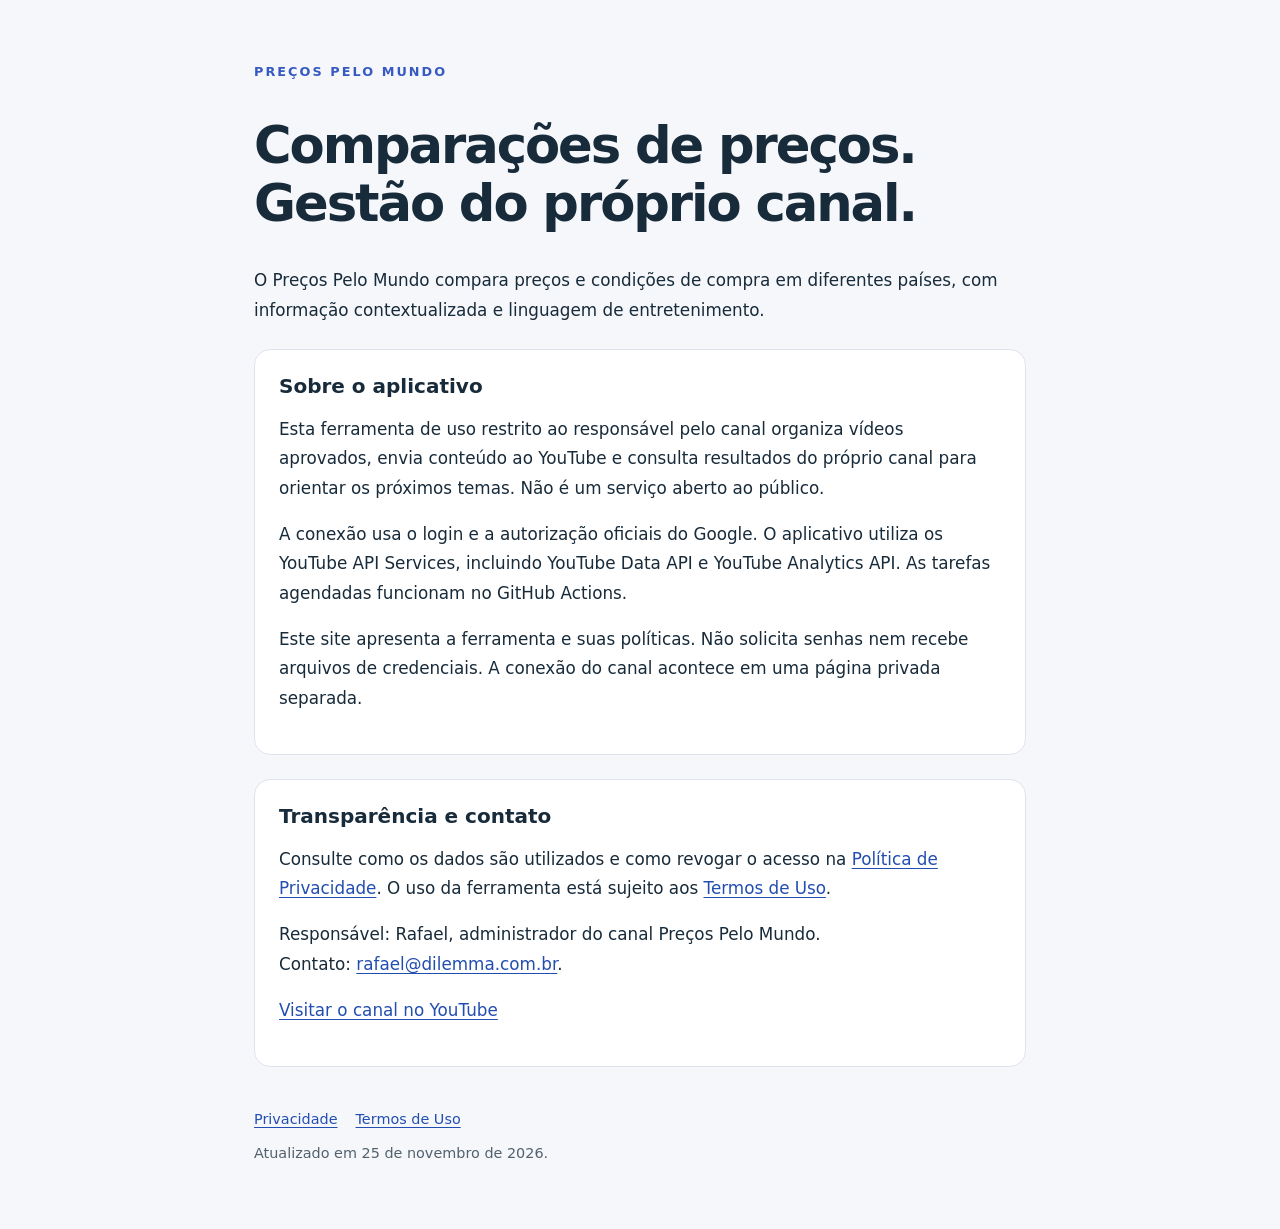
<file: index.html>
<!doctype html>
<html lang="pt-BR">
<head><meta charset="utf-8"><meta name="viewport" content="width=device-width,initial-scale=1"><title>Preços Pelo Mundo — ferramenta do canal</title><meta name="description" content="Ferramenta de gestão do canal Preços Pelo Mundo: publicação autorizada e análise dos resultados do próprio canal."><link rel="stylesheet" href="estilo.css"></head>
<body><main><p class="marca">PREÇOS PELO MUNDO</p><h1>Comparações de preços. Gestão do próprio canal.</h1><p>O Preços Pelo Mundo compara preços e condições de compra em diferentes países, com informação contextualizada e linguagem de entretenimento.</p>
<section><h2>Sobre o aplicativo</h2><p>Esta ferramenta de uso restrito ao responsável pelo canal organiza vídeos aprovados, envia conteúdo ao YouTube e consulta resultados do próprio canal para orientar os próximos temas. Não é um serviço aberto ao público.</p><p>A conexão usa o login e a autorização oficiais do Google. O aplicativo utiliza os YouTube API Services, incluindo YouTube Data API e YouTube Analytics API. As tarefas agendadas funcionam no GitHub Actions.</p><p>Este site apresenta a ferramenta e suas políticas. Não solicita senhas nem recebe arquivos de credenciais. A conexão do canal acontece em uma página privada separada.</p></section>
<section><h2>Transparência e contato</h2><p>Consulte como os dados são utilizados e como revogar o acesso na <a href="privacidade.html">Política de Privacidade</a>. O uso da ferramenta está sujeito aos <a href="termos.html">Termos de Uso</a>.</p><p>Responsável: Rafael, administrador do canal Preços Pelo Mundo.<br>Contato: <a href="mailto:rafael@dilemma.com.br">rafael@dilemma.com.br</a>.</p><p><a href="https://www.youtube.com/channel/UC7OHPCJq8C8oR0oyUWw7HCQ">Visitar o canal no YouTube</a></p></section>
<footer><a href="privacidade.html">Privacidade</a><a href="termos.html">Termos de Uso</a><span>Atualizado em 25 de novembro de 2026.</span></footer></main></body></html>
</file>
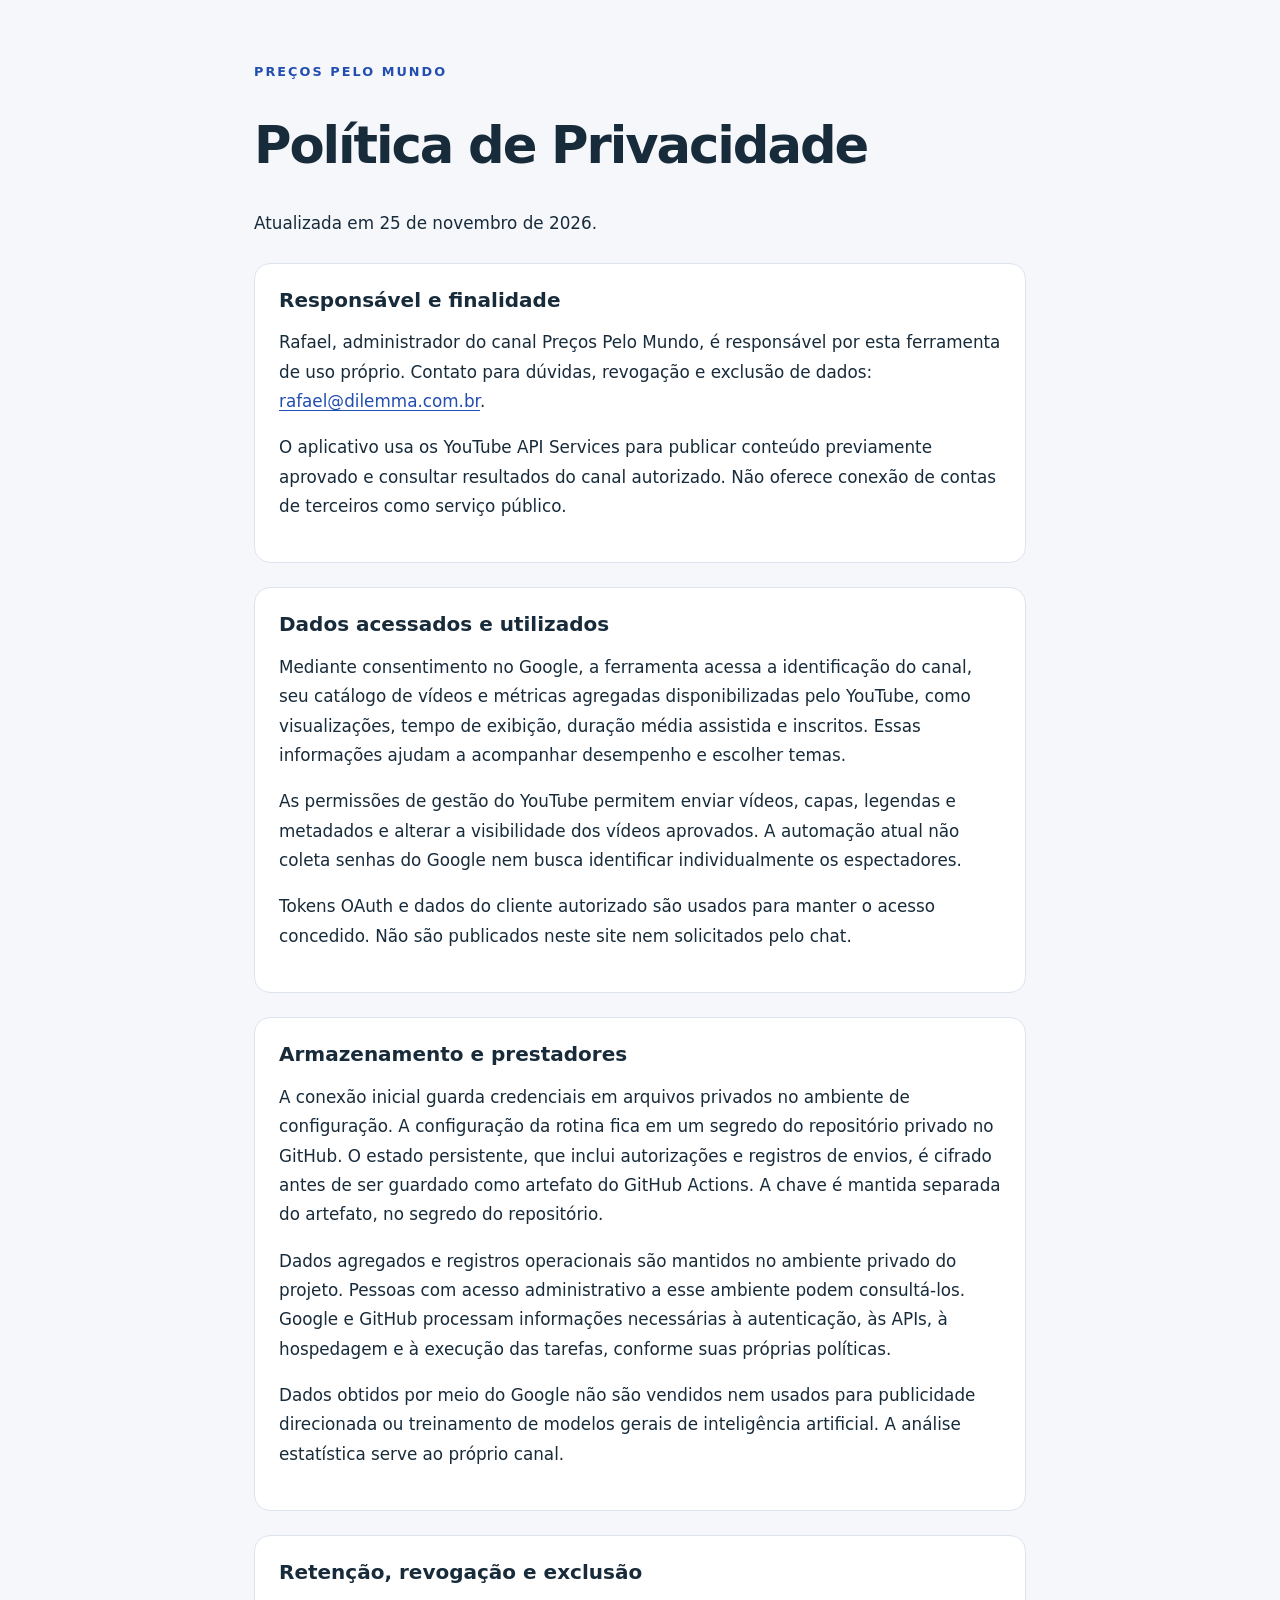
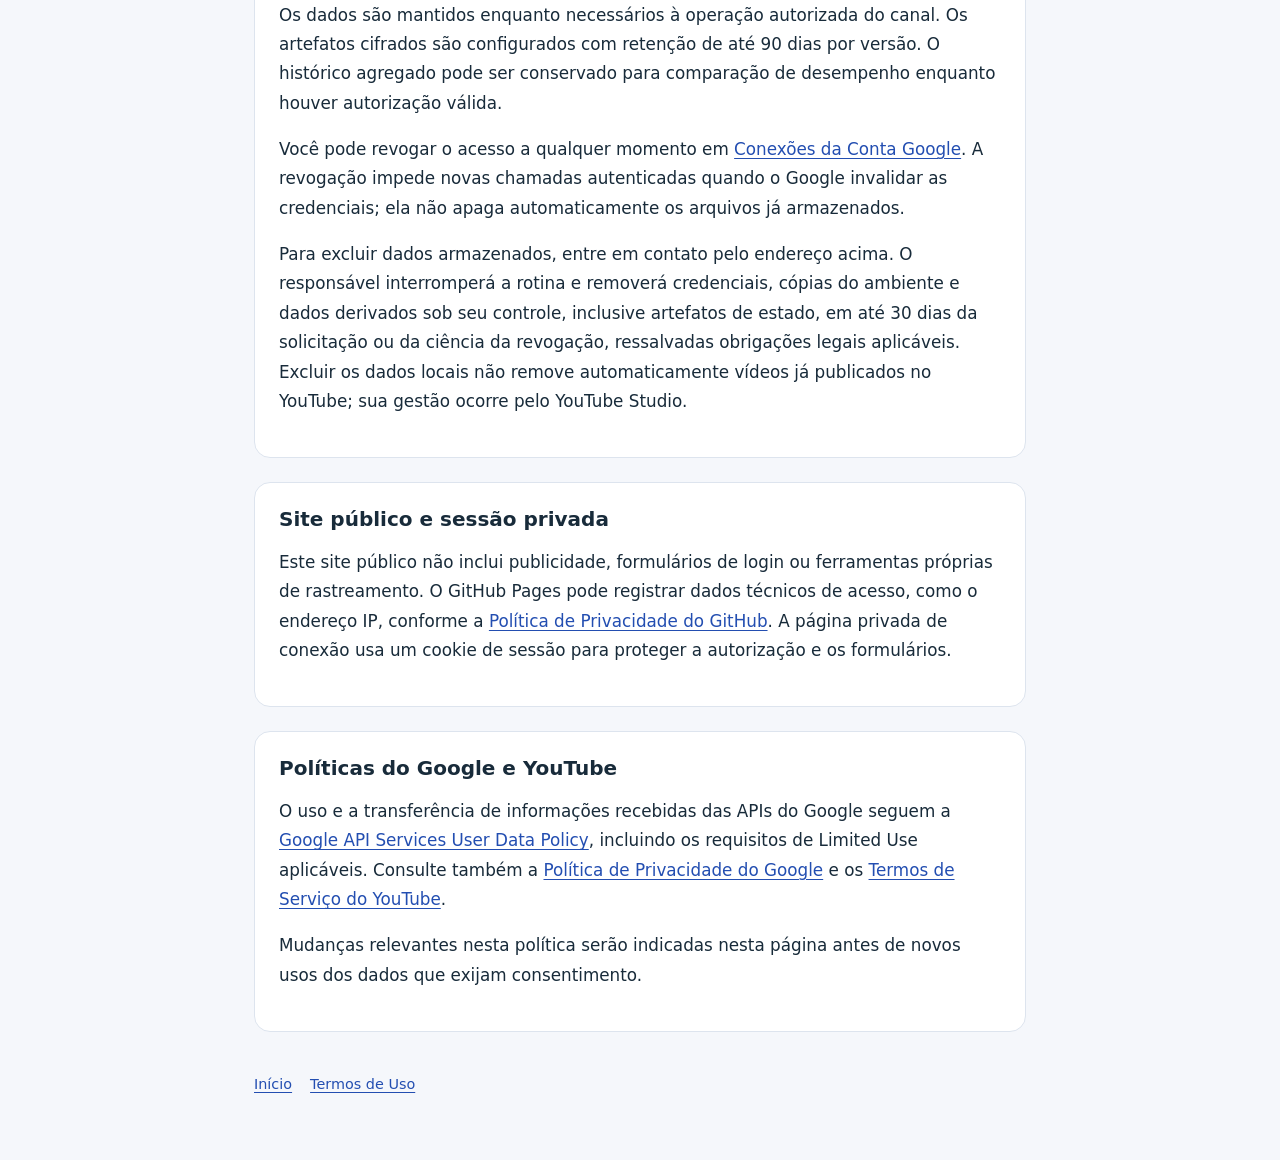
<file: privacidade.html>
<!doctype html>
<html lang="pt-BR">
<head><meta charset="utf-8"><meta name="viewport" content="width=device-width,initial-scale=1"><title>Política de Privacidade — Preços Pelo Mundo</title><link rel="stylesheet" href="estilo.css"></head>
<body><main><p class="marca"><a href="index.html">PREÇOS PELO MUNDO</a></p><h1>Política de Privacidade</h1><p>Atualizada em 25 de novembro de 2026.</p>
<section><h2>Responsável e finalidade</h2><p>Rafael, administrador do canal Preços Pelo Mundo, é responsável por esta ferramenta de uso próprio. Contato para dúvidas, revogação e exclusão de dados: <a href="mailto:rafael@dilemma.com.br">rafael@dilemma.com.br</a>.</p><p>O aplicativo usa os YouTube API Services para publicar conteúdo previamente aprovado e consultar resultados do canal autorizado. Não oferece conexão de contas de terceiros como serviço público.</p></section>
<section><h2>Dados acessados e utilizados</h2><p>Mediante consentimento no Google, a ferramenta acessa a identificação do canal, seu catálogo de vídeos e métricas agregadas disponibilizadas pelo YouTube, como visualizações, tempo de exibição, duração média assistida e inscritos. Essas informações ajudam a acompanhar desempenho e escolher temas.</p><p>As permissões de gestão do YouTube permitem enviar vídeos, capas, legendas e metadados e alterar a visibilidade dos vídeos aprovados. A automação atual não coleta senhas do Google nem busca identificar individualmente os espectadores.</p><p>Tokens OAuth e dados do cliente autorizado são usados para manter o acesso concedido. Não são publicados neste site nem solicitados pelo chat.</p></section>
<section><h2>Armazenamento e prestadores</h2><p>A conexão inicial guarda credenciais em arquivos privados no ambiente de configuração. A configuração da rotina fica em um segredo do repositório privado no GitHub. O estado persistente, que inclui autorizações e registros de envios, é cifrado antes de ser guardado como artefato do GitHub Actions. A chave é mantida separada do artefato, no segredo do repositório.</p><p>Dados agregados e registros operacionais são mantidos no ambiente privado do projeto. Pessoas com acesso administrativo a esse ambiente podem consultá-los. Google e GitHub processam informações necessárias à autenticação, às APIs, à hospedagem e à execução das tarefas, conforme suas próprias políticas.</p><p>Dados obtidos por meio do Google não são vendidos nem usados para publicidade direcionada ou treinamento de modelos gerais de inteligência artificial. A análise estatística serve ao próprio canal.</p></section>
<section><h2>Retenção, revogação e exclusão</h2><p>Os dados são mantidos enquanto necessários à operação autorizada do canal. Os artefatos cifrados são configurados com retenção de até 90 dias por versão. O histórico agregado pode ser conservado para comparação de desempenho enquanto houver autorização válida.</p><p>Você pode revogar o acesso a qualquer momento em <a href="https://myaccount.google.com/connections">Conexões da Conta Google</a>. A revogação impede novas chamadas autenticadas quando o Google invalidar as credenciais; ela não apaga automaticamente os arquivos já armazenados.</p><p>Para excluir dados armazenados, entre em contato pelo endereço acima. O responsável interromperá a rotina e removerá credenciais, cópias do ambiente e dados derivados sob seu controle, inclusive artefatos de estado, em até 30 dias da solicitação ou da ciência da revogação, ressalvadas obrigações legais aplicáveis. Excluir os dados locais não remove automaticamente vídeos já publicados no YouTube; sua gestão ocorre pelo YouTube Studio.</p></section>
<section><h2>Site público e sessão privada</h2><p>Este site público não inclui publicidade, formulários de login ou ferramentas próprias de rastreamento. O GitHub Pages pode registrar dados técnicos de acesso, como o endereço IP, conforme a <a href="https://docs.github.com/en/site-policy/privacy-policies/github-general-privacy-statement">Política de Privacidade do GitHub</a>. A página privada de conexão usa um cookie de sessão para proteger a autorização e os formulários.</p></section>
<section><h2>Políticas do Google e YouTube</h2><p>O uso e a transferência de informações recebidas das APIs do Google seguem a <a href="https://developers.google.com/terms/api-services-user-data-policy">Google API Services User Data Policy</a>, incluindo os requisitos de Limited Use aplicáveis. Consulte também a <a href="https://policies.google.com/privacy">Política de Privacidade do Google</a> e os <a href="https://www.youtube.com/t/terms">Termos de Serviço do YouTube</a>.</p><p>Mudanças relevantes nesta política serão indicadas nesta página antes de novos usos dos dados que exijam consentimento.</p></section>
<footer><a href="index.html">Início</a><a href="termos.html">Termos de Uso</a></footer></main></body></html>
</file>
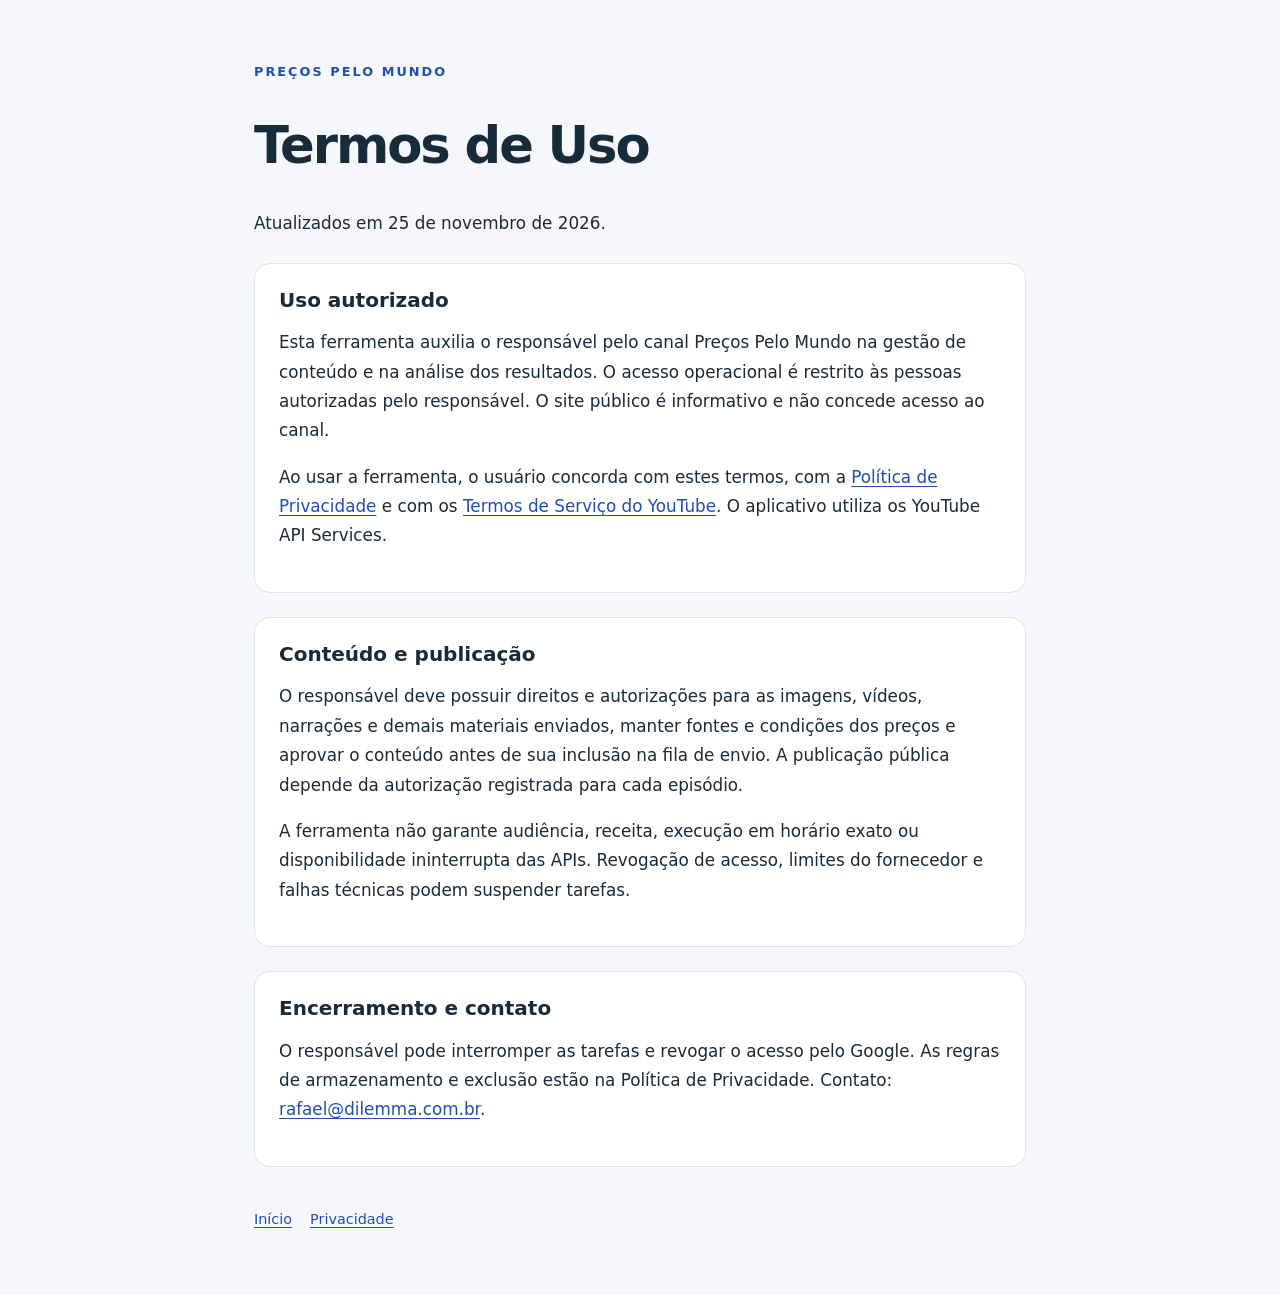
<file: termos.html>
<!doctype html>
<html lang="pt-BR">
<head><meta charset="utf-8"><meta name="viewport" content="width=device-width,initial-scale=1"><title>Termos de Uso — Preços Pelo Mundo</title><link rel="stylesheet" href="estilo.css"></head>
<body><main><p class="marca"><a href="index.html">PREÇOS PELO MUNDO</a></p><h1>Termos de Uso</h1><p>Atualizados em 25 de novembro de 2026.</p>
<section><h2>Uso autorizado</h2><p>Esta ferramenta auxilia o responsável pelo canal Preços Pelo Mundo na gestão de conteúdo e na análise dos resultados. O acesso operacional é restrito às pessoas autorizadas pelo responsável. O site público é informativo e não concede acesso ao canal.</p><p>Ao usar a ferramenta, o usuário concorda com estes termos, com a <a href="privacidade.html">Política de Privacidade</a> e com os <a href="https://www.youtube.com/t/terms">Termos de Serviço do YouTube</a>. O aplicativo utiliza os YouTube API Services.</p></section>
<section><h2>Conteúdo e publicação</h2><p>O responsável deve possuir direitos e autorizações para as imagens, vídeos, narrações e demais materiais enviados, manter fontes e condições dos preços e aprovar o conteúdo antes de sua inclusão na fila de envio. A publicação pública depende da autorização registrada para cada episódio.</p><p>A ferramenta não garante audiência, receita, execução em horário exato ou disponibilidade ininterrupta das APIs. Revogação de acesso, limites do fornecedor e falhas técnicas podem suspender tarefas.</p></section>
<section><h2>Encerramento e contato</h2><p>O responsável pode interromper as tarefas e revogar o acesso pelo Google. As regras de armazenamento e exclusão estão na Política de Privacidade. Contato: <a href="mailto:rafael@dilemma.com.br">rafael@dilemma.com.br</a>.</p></section>
<footer><a href="index.html">Início</a><a href="privacidade.html">Privacidade</a></footer></main></body></html>
</file>
<file: estilo.css>
:root{color-scheme:light;font-family:system-ui,-apple-system,BlinkMacSystemFont,"Segoe UI",sans-serif;color:#182b3a;background:#f5f7fb}*{box-sizing:border-box}body{margin:0}main{max-width:820px;margin:auto;padding:48px 24px}h1{font-size:clamp(2rem,6vw,3.2rem);line-height:1.12;letter-spacing:-.04em;max-width:740px}h2{font-size:1.25rem;margin-top:0}p{font-size:1.05rem;line-height:1.75}.marca{font-size:.8rem;font-weight:800;letter-spacing:.16em;color:#365ac2}.marca a{text-decoration:none}section{padding:24px;margin:24px 0;background:white;border:1px solid #dde4ee;border-radius:16px}a{color:#234eb1;text-underline-offset:3px}a:focus-visible{outline:3px solid #db9f16;outline-offset:4px}footer{display:flex;flex-wrap:wrap;gap:18px;font-size:.9rem;color:#52616d;padding:20px 0}footer span{flex-basis:100%}@media(max-width:480px){main{padding:28px 16px}section{padding:20px}}
</file>
